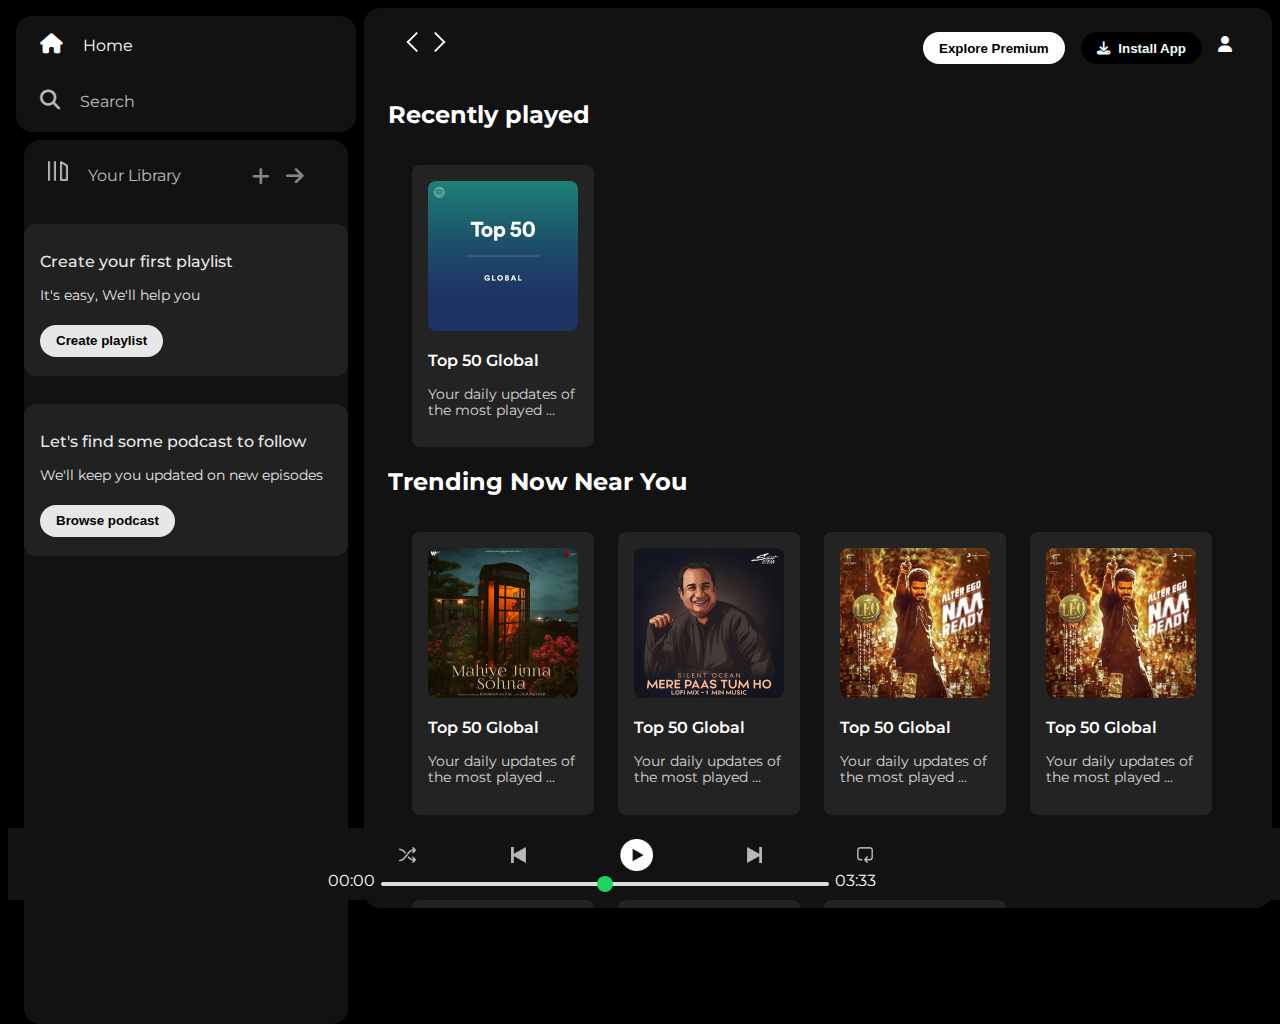
<file: index.html>
<!DOCTYPE html>
<html lang="en">
<head>
    <meta charset="UTF-8">
    <meta name="viewport" content="width=device-width, initial-scale=1.0">
    <title>Spotify - Web Player: Music for everyone</title>
    <link rel="stylesheet" href="spotifyclone.css"/>
    <link
      rel="stylesheet"
      href="https://cdnjs.cloudflare.com/ajax/libs/font-awesome/6.4.0/css/all.min.css"
    />
    <link rel="stylesheet" href="https://use.fontawesome.com/releases/v5.0.7/css/all.css">   
<link rel="icon" href="./assets/logo.png"/>
<link rel="preconnect" href="https://fonts.googleapis.com">
<link rel="preconnect" href="https://fonts.gstatic.com" crossorigin>
<link href="https://fonts.googleapis.com/css2?family=Montserrat:ital,wght@0,100..900;1,100..900&display=swap" rel="stylesheet">
</head>
<body>
    <div class="main">
    
    <div class="sidebar"> 
        <div class="nav">
            <div class="nav-option" style="opacity: 1;"> 
           <i class="fa-solid fa-house"></i>
            <a href="#" > Home</a>
            </div>
        
            <div class="nav-option">
            <i class="fa-solid fa-magnifying-glass"></i>
            <a href="#"> Search</a>
            </div>
            </div>
        
        <div class="library">
            <div class="options">
    <div class="lib-option nav-option">
        <img src="./assets/library_icon.png">
        <a href="#"> Your Library</a>
    </div>
    <div class="icon">
        <i class="fa-solid fa-plus"></i>
        <i class="fa-solid fa-arrow-right"></i>
    </div>
</div>
<div class="lib-box">
    <div class="box"> 
        <p class="box-p1"> Create your first playlist</p>
        <p class="box-p2"> It's easy, We'll help you</p>
        <button class="badge"> Create playlist</button>
    </div>
     <div class="box"> 
        <p class="box-p1"> Let's find some podcast to follow</p>
        <p class="box-p2"> We'll keep you updated on new episodes</p>
        <button class="badge"> Browse podcast</button>
    </div>
</div>
    
        </div>
   </div>
            

   
    <div class="main-content">
        <div class="sticky-nav">
            <div class="sticky-nav-icons">
                 <img src="./assets/backward_icon.png">
            <img src="./assets/forward_icon.png" class="hide">
            </div>
            <div class="sticky-nav-options">
             <button class="badge nav-item hide"> Explore Premium</button>
             <button class="badge nav-item dark-badge"><i class="fa-solid fa-download" style="margin-right: 5px;"></i> Install App</button>
             <i class="fa-solid fa-user nav-item"></i>
           </div>

        </div> 
        <h2> Recently played</h2>
        <div class="cards-container">
             <div class="card">
                <img src="assets/card1img.jpeg" class="card-img">
                <p class="card-title"> Top 50 Global</p>
                <P class="card-info"> Your daily updates of the most played ...</P>
        </div>
        </div>
         <h2> Trending Now Near You</h2>
        <div class="cards-container">
             <div class="card">
                <img src="assets/card2img.jpeg" class="card-img">
                <p class="card-title"> Top 50 Global</p>
                <P class="card-info"> Your daily updates of the most played ...</P>
        </div>
             <div class="card">
                <img src="assets/card3img.jpeg" class="card-img">
                <p class="card-title"> Top 50 Global</p>
                <P class="card-info"> Your daily updates of the most played ...</P>
             </div>
             <div class="card">
                <img src="assets/card4img.jpeg" class="card-img">
                <p class="card-title"> Top 50 Global</p>
                <P class="card-info"> Your daily updates of the most played ...</P>
        </div>
        <div class="card">
                <img src="assets/card4img.jpeg" class="card-img">
                <p class="card-title"> Top 50 Global</p>
                <P class="card-info"> Your daily updates of the most played ...</P>
        </div>
</div>
    <h2> Featured chart </h2>
        <div class="cards-container">
             <div class="card">
                <img src="assets/card5img.jpeg" class="card-img">
                <p class="card-title"> Top Songs-Global</p>
                <P class="card-info"> Your weekly updates of the most played track right...</P>
        </div>
             <div class="card">
                <img src="assets/card6img.jpeg" class="card-img">
                <p class="card-title"> Top Songs-India</p>
                <P class="card-info"> Your weekly updates of the most played ...</P>
             </div>
             <div class="card">
                <img src="assets/card1img.jpeg" class="card-img">
                <p class="card-title"> Top 50 Global</p>
                <P class="card-info"> Your daily updates of the most played ...</P>
        </div>
           
 </div>
 <div class="footer">
    <div class="line"></div>
 </div>
 </div>
    <div class="music-player"> 
        <div class="album"></div>
        <div class="player">
              <div class="player-controls">
                <img src="assets/player_icon1.png" class="player-control-icon">
                 <img src="assets/player_icon2.png" class="player-control-icon">
                  <img src="assets/player_icon3.png" class="player-control-icon" style="opacity: 1; height: 2rem;">
                   <img src="assets/player_icon4.png" class="player-control-icon">
                    <img src="assets/player_icon5.png" class="player-control-icon">
              </div>
              <div class="playback-bar">
                <span class="curr-time">00:00</span>
                <input type="range" min="0" max="100" class="progress-bar">
                <span class="tot-time">03:33</span>
              </div>
        </div>
        <div class="controls"></div>
    </div>
</div>
</body>
</html>
</file>
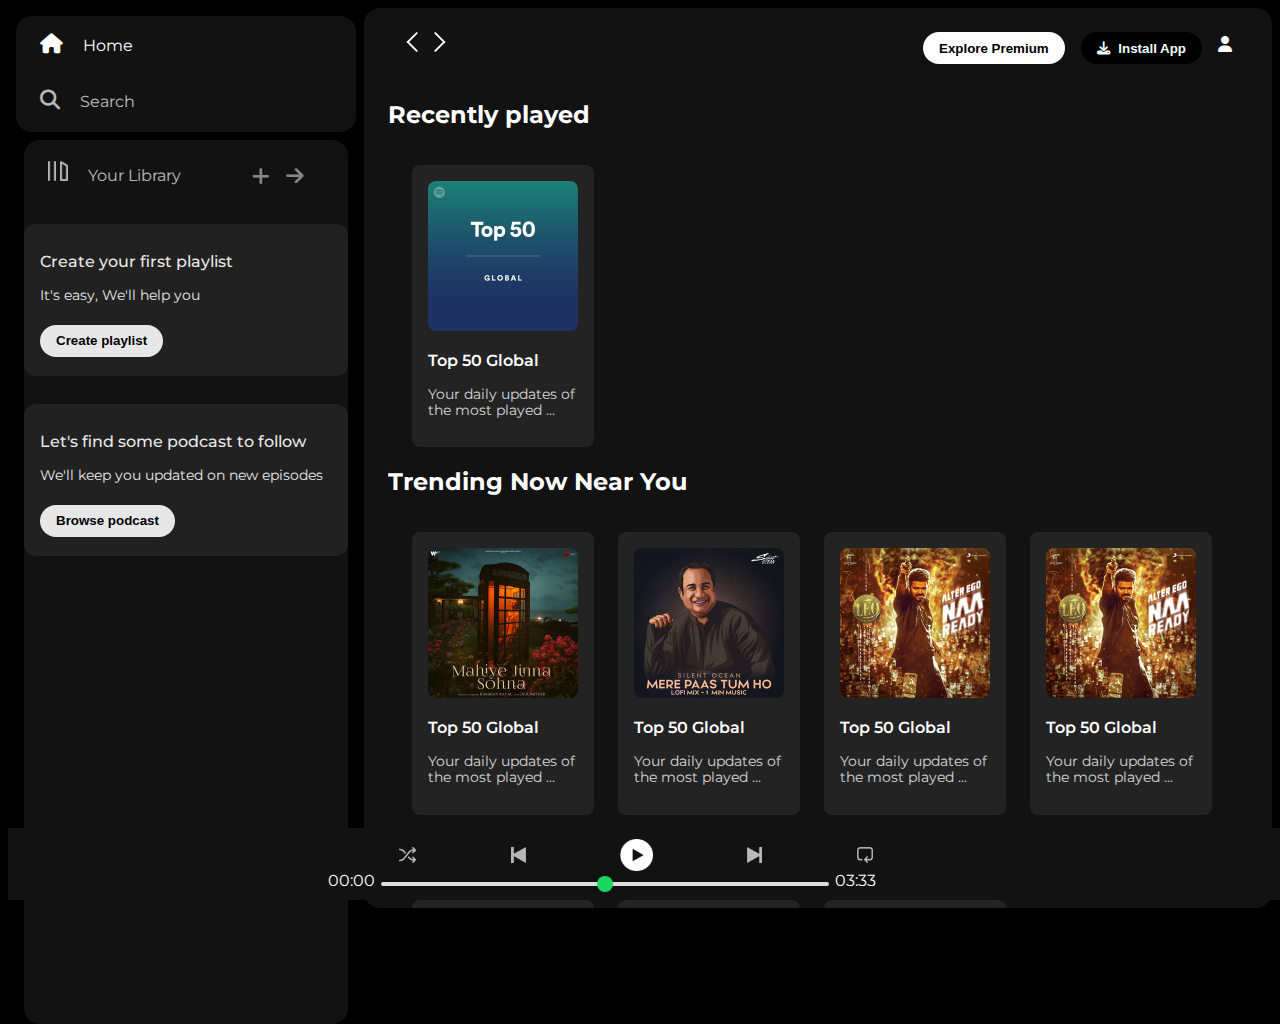
<file: spotifyclone.html>
<!DOCTYPE html>
<html lang="en">
<head>
    <meta charset="UTF-8">
    <meta name="viewport" content="width=device-width, initial-scale=1.0">
    <title>Spotify - Web Player: Music for everyone</title>
    <link rel="stylesheet" href="spotifyclone.css"/>
    <link
      rel="stylesheet"
      href="https://cdnjs.cloudflare.com/ajax/libs/font-awesome/6.4.0/css/all.min.css"
    />
    <link rel="stylesheet" href="https://use.fontawesome.com/releases/v5.0.7/css/all.css">   
<link rel="icon" href="./assets/logo.png"/>
<link rel="preconnect" href="https://fonts.googleapis.com">
<link rel="preconnect" href="https://fonts.gstatic.com" crossorigin>
<link href="https://fonts.googleapis.com/css2?family=Montserrat:ital,wght@0,100..900;1,100..900&display=swap" rel="stylesheet">
</head>
<body>
    <div class="main">
    
    <div class="sidebar"> 
        <div class="nav">
            <div class="nav-option" style="opacity: 1;"> 
           <i class="fa-solid fa-house"></i>
            <a href="#" > Home</a>
            </div>
        
            <div class="nav-option">
            <i class="fa-solid fa-magnifying-glass"></i>
            <a href="#"> Search</a>
            </div>
            </div>
        
        <div class="library">
            <div class="options">
    <div class="lib-option nav-option">
        <img src="./assets/library_icon.png">
        <a href="#"> Your Library</a>
    </div>
    <div class="icon">
        <i class="fa-solid fa-plus"></i>
        <i class="fa-solid fa-arrow-right"></i>
    </div>
</div>
<div class="lib-box">
    <div class="box"> 
        <p class="box-p1"> Create your first playlist</p>
        <p class="box-p2"> It's easy, We'll help you</p>
        <button class="badge"> Create playlist</button>
    </div>
     <div class="box"> 
        <p class="box-p1"> Let's find some podcast to follow</p>
        <p class="box-p2"> We'll keep you updated on new episodes</p>
        <button class="badge"> Browse podcast</button>
    </div>
</div>
    
        </div>
   </div>
            

   
    <div class="main-content">
        <div class="sticky-nav">
            <div class="sticky-nav-icons">
                 <img src="./assets/backward_icon.png">
            <img src="./assets/forward_icon.png" class="hide">
            </div>
            <div class="sticky-nav-options">
             <button class="badge nav-item hide"> Explore Premium</button>
             <button class="badge nav-item dark-badge"><i class="fa-solid fa-download" style="margin-right: 5px;"></i> Install App</button>
             <i class="fa-solid fa-user nav-item"></i>
           </div>

        </div> 
        <h2> Recently played</h2>
        <div class="cards-container">
             <div class="card">
                <img src="assets/card1img.jpeg" class="card-img">
                <p class="card-title"> Top 50 Global</p>
                <P class="card-info"> Your daily updates of the most played ...</P>
        </div>
        </div>
         <h2> Trending Now Near You</h2>
        <div class="cards-container">
             <div class="card">
                <img src="assets/card2img.jpeg" class="card-img">
                <p class="card-title"> Top 50 Global</p>
                <P class="card-info"> Your daily updates of the most played ...</P>
        </div>
             <div class="card">
                <img src="assets/card3img.jpeg" class="card-img">
                <p class="card-title"> Top 50 Global</p>
                <P class="card-info"> Your daily updates of the most played ...</P>
             </div>
             <div class="card">
                <img src="assets/card4img.jpeg" class="card-img">
                <p class="card-title"> Top 50 Global</p>
                <P class="card-info"> Your daily updates of the most played ...</P>
        </div>
        <div class="card">
                <img src="assets/card4img.jpeg" class="card-img">
                <p class="card-title"> Top 50 Global</p>
                <P class="card-info"> Your daily updates of the most played ...</P>
        </div>
</div>
    <h2> Featured chart </h2>
        <div class="cards-container">
             <div class="card">
                <img src="assets/card5img.jpeg" class="card-img">
                <p class="card-title"> Top Songs-Global</p>
                <P class="card-info"> Your weekly updates of the most played track right...</P>
        </div>
             <div class="card">
                <img src="assets/card6img.jpeg" class="card-img">
                <p class="card-title"> Top Songs-India</p>
                <P class="card-info"> Your weekly updates of the most played ...</P>
             </div>
             <div class="card">
                <img src="assets/card1img.jpeg" class="card-img">
                <p class="card-title"> Top 50 Global</p>
                <P class="card-info"> Your daily updates of the most played ...</P>
        </div>
           
 </div>
 <div class="footer">
    <div class="line"></div>
 </div>
 </div>
    <div class="music-player"> 
        <div class="album"></div>
        <div class="player">
              <div class="player-controls">
                <img src="assets/player_icon1.png" class="player-control-icon">
                 <img src="assets/player_icon2.png" class="player-control-icon">
                  <img src="assets/player_icon3.png" class="player-control-icon" style="opacity: 1; height: 2rem;">
                   <img src="assets/player_icon4.png" class="player-control-icon">
                    <img src="assets/player_icon5.png" class="player-control-icon">
              </div>
              <div class="playback-bar">
                <span class="curr-time">00:00</span>
                <input type="range" min="0" max="100" class="progress-bar">
                <span class="tot-time">03:33</span>
              </div>
        </div>
        <div class="controls"></div>
    </div>
</div>
</body>
</html>
</file>
<file: spotifyclone.css>
body{
    font-family: "Montserrat", sans-serif;
    margin: 0;
    background-color: black;
    color: #ffff;
    overflow: hidden;

}
.main{
    display: flex;
    height: 100vh;
    padding: 0.5rem;
}
.sidebar {
    background-color: #000;
    width: 340px;
    border-radius: 1rem; /*16px*/
    margin: 0.5rem;
}
.main-content{
    background-color:#121212;
    flex: 1;
    border-radius: 1rem;
    overflow: auto;
    padding: 0 1.5rem 0 1.5rem;
}
.music-player{
    background-color: #121212;
    position: fixed;
    bottom: 0;
    width: 100%;
    height: 72px;
}
a{
    text-decoration: none;
     color: #ffff;
}
.nav{
    background-color: #121212;
    border-radius: 1rem;
    display: flex;
    flex-direction:column ;
    justify-content: center;
    height: 100px;
    padding: 0.5rem 0.75rem;
}
.nav-option{
    line-height: 2.5rem;
    opacity: 0.7;
    padding: 0.5rem 0.75rem;
}
.nav-option:hover{
    opacity: 1;
}
.nav-option i{
    font-size: 1.25rem;
    /* background-color: #ffff; */
}
.nav-option a{
    font-size: 1rem;
    margin-left: 1rem;
}
.library{
    flex:auto;
}
.library{
background-color: #121212;
border-radius: 1rem;
height: 100%;
margin: .5rem;
}
.options{
    display: flex;
    justify-content: space-between;
    align-items: center;
    padding: 0.5rem 0.75rem;
}
.lib-option img{
    height: 1.25rem;
    width: 1.25rem;
}
.icon{
    font-size: 1.25rem;
    opacity: 0.7;
    margin-right: 1rem;
    display: flex;
}
 .icon i {
opacity: 0.7;
margin-right: 1rem;
 }
 .icon i:hover{
    opacity: 1;
 }
 .box{
    height:8rem ;
    background-color: #232323;
    border-radius: 0.75rem;
    margin: 0.75rem 0 1.75rem 0;
    padding: 0.75rem 1rem;
 }
 .box-p1{
    font-size: 1rem;
    font-weight: 500;
 }
 .box{
    font-size: 0.85rem;
    opacity: 0.9 ;
 }
 .badge{
    background-color: white;
    border: none;
    border-radius:100px ;
    padding:0.25rem 1rem ;
    font-weight: 700;
    margin-top: 0.5rem;
    height: 2rem;
    width: fit-content;
 }
 .sticky-nav{
    position:sticky ;
    top: 0;
    background-color: #121212;
    display: flex;
    justify-content: space-between;
    align-items: center;
    padding: 1rem 0 1rem 0;
    z-index: 10;
 }
 .sticky-nav-icons {
    margin-left: .75rem;
 }
 .sticky-nav-options {
    display: flex;
    justify-content: centre;
    align-items: center;
 }
 .nav-item{
margin-right: 1rem;

 }
 .dark-badge{
    background-color: #000;
    color: azure;
 }
 @media (max-width:1000px) {
    .hide{
        display: none;
    }
 }
 .card{
    background-color:#232323 ;
    width: 150px;
    border-radius: 0.5rem;
    padding: 1rem;
    margin-top: 1rem;
    margin-left: 1.5rem;
 }
 .cards-container {
    display: flex;
    flex-wrap: wrap;
 }
 .card-img{
    width: 100%;
    border-radius: 0.5rem;
 }
 .card-title{
    font-weight: 600;
 }
 .card-info{
    font-size: 0.85rem;
 opacity: 0.8;
}
.footer{
    height: 300px;
    display: flex;
    align-items: center;
    justify-content: center;
}
.line{
    width: 90%;
    height: 50%;
    border-top: 1px solid white;
    opacity: 0.4;
}
.music-player{
    display: flex;
    justify-content: space-between;
    align-items: center;
}
.album{
width: 25%;
background-color: pink;

}
.player{
    width: 50%;
    
}
.controls{
    width: 25%;
    background-color: green;
}
.player-controls{
display: flex;
    justify-content: space-evenly;
    align-items: center;
}
.player-control-icon{
    height: 1rem;
    margin-right: 1.5rem;
    opacity: 0.7;
}
.player-control-icon:hover{
    opacity: 1;
}
.blayback-bar{
    display: flex;
    justify-content: center;
    align-items: center;
}
.progress-bar{
    width: 70%;
    appearance: none;
    background-color: transparent;
    cursor: pointer;
}
.progress-bar::-webkit-slider-runnable-track{
    background-color: #ddd;
    border-radius:100px ;
    height: 0.25rem;
}
.progress-bar::-webkit-slider-thumb{
    appearance: none;
    height: 16px;
    width: 16px;
    background-color: #1bd760;
    border-radius: 50%;
    margin-top: -6px;
}
</file>
